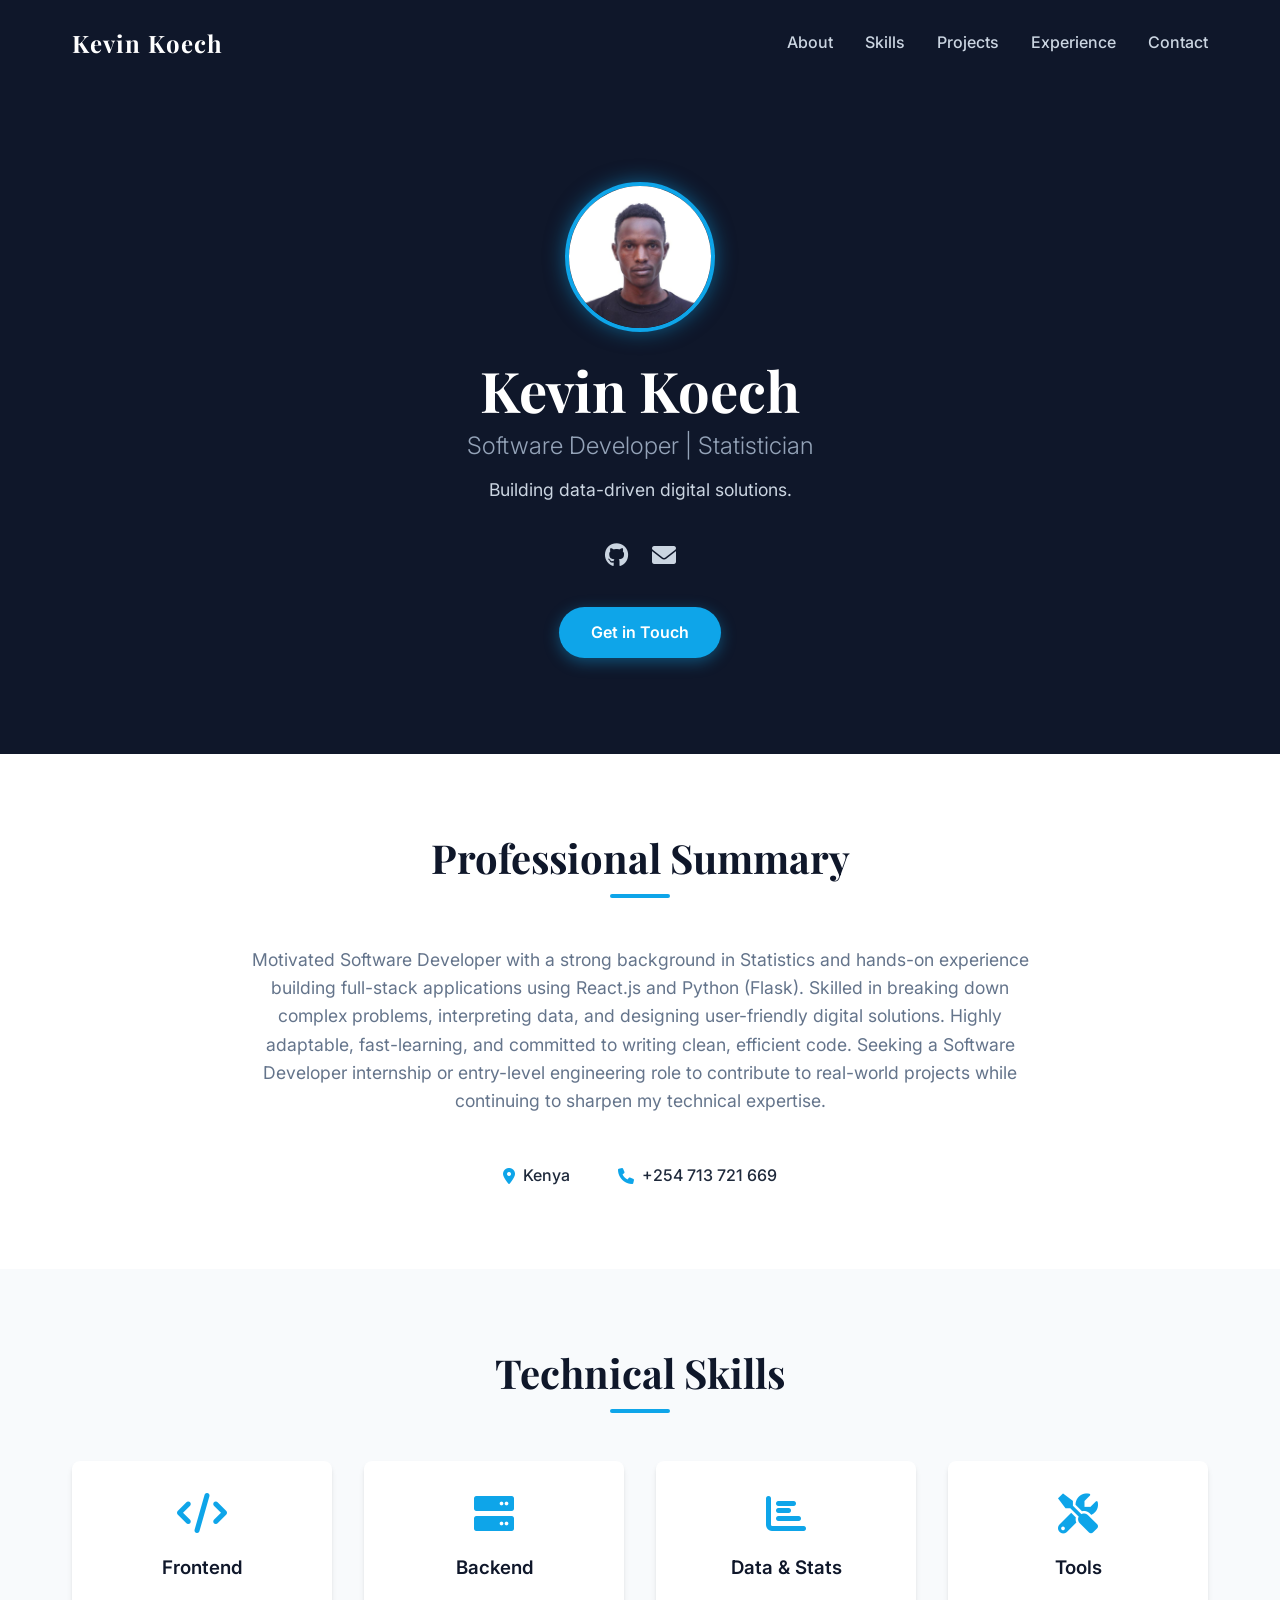
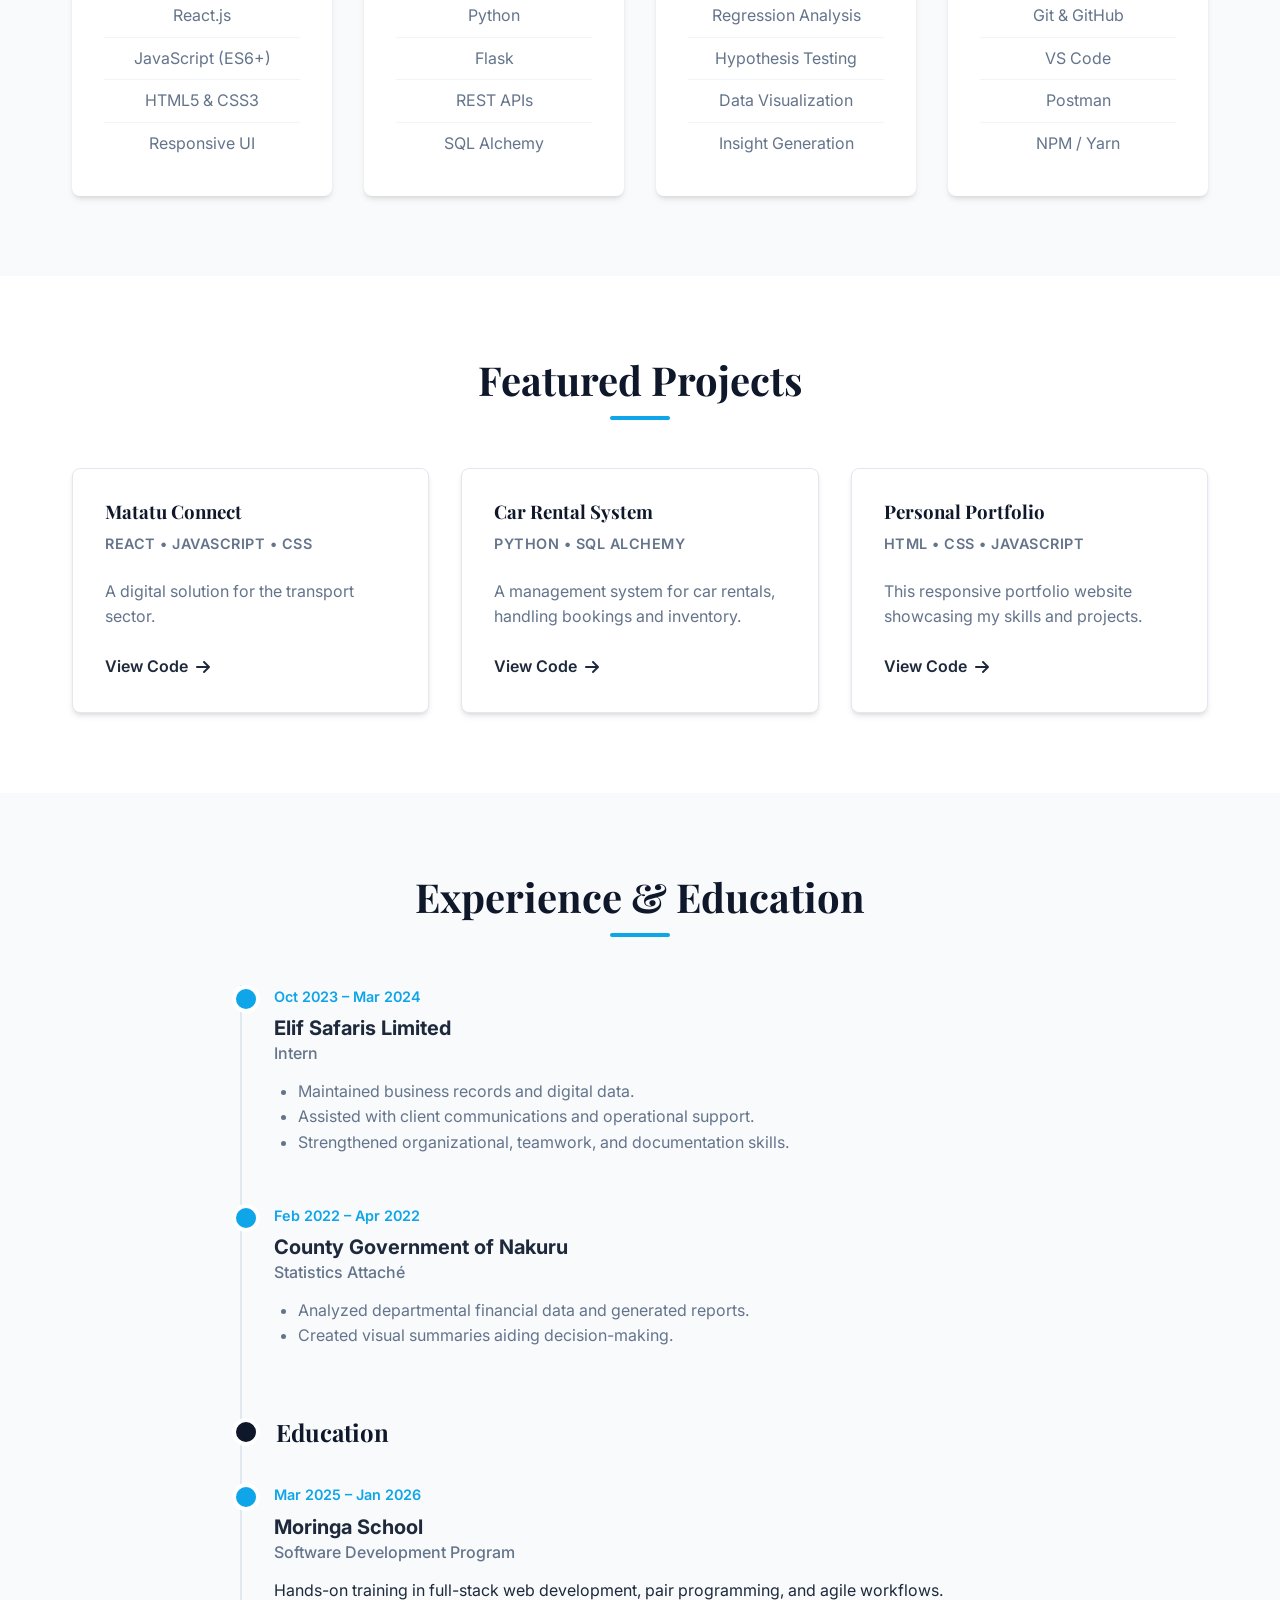
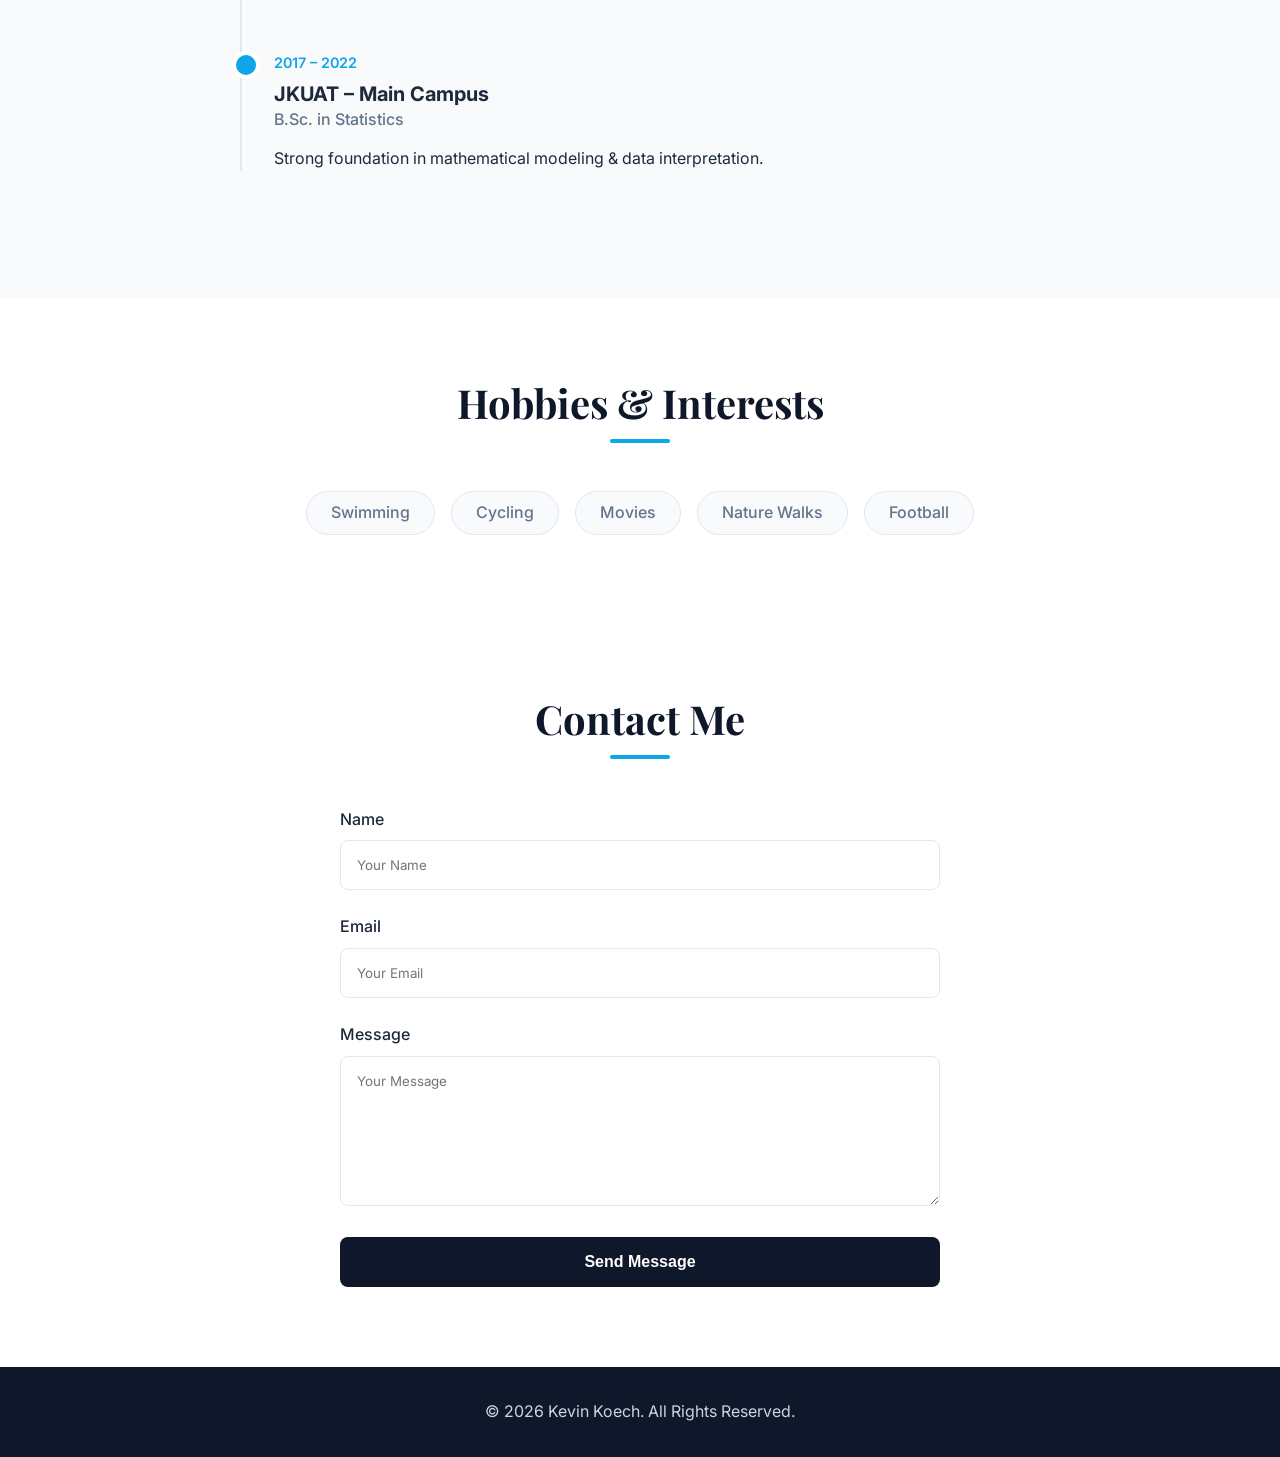
<file: index.html>
<!DOCTYPE html>
<html lang="en">
<head>
    <meta charset="UTF-8">
    <meta name="viewport" content="width=device-width, initial-scale=1.0">
    <title>Kevin Koech | Software Developer & Statistician</title>
    <link rel="stylesheet" href="style.css">
    <link rel="icon" href="istockphoto-1432956286-612x612.jpg" type="image/x-jpg">
    <!-- Google Fonts -->
    <link rel="preconnect" href="https://fonts.googleapis.com">
    <link rel="preconnect" href="https://fonts.gstatic.com" crossorigin>
    <link href="https://fonts.googleapis.com/css2?family=Inter:wght@300;400;600;700&family=Playfair+Display:wght@700&display=swap" rel="stylesheet">
    <!-- Font Awesome for Icons -->
    <link rel="stylesheet" href="https://cdnjs.cloudflare.com/ajax/libs/font-awesome/6.0.0/css/all.min.css">
</head>
<body>
    <header id="home">
        <nav class="navbar">
            <div class="logo">Kevin Koech</div>
            <ul class="nav-links">
                <li><a href="#about">About</a></li>
                <li><a href="#skills">Skills</a></li>
                <li><a href="#projects">Projects</a></li>
                <li><a href="#experience">Experience</a></li>
                <li><a href="#contact">Contact</a></li>
            </ul>
            <div class="hamburger">
                <i class="fas fa-bars"></i>
            </div>
        </nav>
        <div class="hero">
            <div class="hero-content">
                <img src="WhatsApp Image 2024-10-29 at 21.34.34.jpeg" alt="Kevin Koech" class="profile-img">
                <h1>Kevin Koech</h1>
                <h2>Software Developer | Statistician</h2>
                <p>Building data-driven digital solutions.</p>
                <div class="social-links">
                    <a href="https://github.com/kvn-koech" target="_blank"><i class="fab fa-github"></i></a>
                    <a href="mailto:kevinkoech007@gmail.com"><i class="fas fa-envelope"></i></a>
                    <!-- Add LinkedIn if available, standard placeholder for now if user didn't provide -->
                </div>
                <a href="#contact" class="cta-btn">Get in Touch</a>
            </div>
        </div>
    </header>

    <main>
        <section id="about" class="section">
            <div class="container">
                <h2 class="section-title">Professional Summary</h2>
                <p class="summary-text">
                    Motivated Software Developer with a strong background in Statistics and hands-on experience building full-stack applications using React.js and Python (Flask). Skilled in breaking down complex problems, interpreting data, and designing user-friendly digital solutions. Highly adaptable, fast-learning, and committed to writing clean, efficient code. Seeking a Software Developer internship or entry-level engineering role to contribute to real-world projects while continuing to sharpen my technical expertise.
                </p>
                
                <div class="personal-details">
                    <div class="detail-item">
                        <i class="fas fa-map-marker-alt"></i>
                        <span>Kenya</span>
                    </div>
                    <div class="detail-item">
                        <i class="fas fa-phone"></i>
                        <span>+254 713 721 669</span>
                    </div>
                </div>
            </div>
        </section>

        <section id="skills" class="section bg-light">
            <div class="container">
                <h2 class="section-title">Technical Skills</h2>
                <div class="skills-grid">
                    <div class="skill-card">
                        <i class="fas fa-code"></i>
                        <h3>Frontend</h3>
                        <ul>
                            <li>React.js</li>
                            <li>JavaScript (ES6+)</li>
                            <li>HTML5 & CSS3</li>
                            <li>Responsive UI</li>
                        </ul>
                    </div>
                    <div class="skill-card">
                        <i class="fas fa-server"></i>
                        <h3>Backend</h3>
                        <ul>
                            <li>Python</li>
                            <li>Flask</li>
                            <li>REST APIs</li>
                            <li>SQL Alchemy</li>
                        </ul>
                    </div>
                    <div class="skill-card">
                        <i class="fas fa-chart-bar"></i>
                        <h3>Data & Stats</h3>
                        <ul>
                            <li>Regression Analysis</li>
                            <li>Hypothesis Testing</li>
                            <li>Data Visualization</li>
                            <li>Insight Generation</li>
                        </ul>
                    </div>
                    <div class="skill-card">
                        <i class="fas fa-tools"></i>
                        <h3>Tools</h3>
                        <ul>
                            <li>Git & GitHub</li>
                            <li>VS Code</li>
                            <li>Postman</li>
                            <li>NPM / Yarn</li>
                        </ul>
                    </div>
                </div>
            </div>
        </section>

        <section id="projects" class="section">
            <div class="container">
                <h2 class="section-title">Featured Projects</h2>
                <div class="projects-grid">
                    <div class="project-card">
                        <div class="project-info">
                            <h3>Matatu Connect</h3>
                            <p class="tech-stack">React • JavaScript • CSS</p>
                            <p>A digital solution for the transport sector.</p>
                            <a href="https://github.com/kvn-koech" target="_blank" class="project-link">View Code <i class="fas fa-arrow-right"></i></a>
                        </div>
                    </div>
                    <div class="project-card">
                        <div class="project-info">
                            <h3>Car Rental System</h3>
                            <p class="tech-stack">Python • SQL Alchemy</p>
                            <p>A management system for car rentals, handling bookings and inventory.</p>
                            <a href="https://github.com/kvn-koech" target="_blank" class="project-link">View Code <i class="fas fa-arrow-right"></i></a>
                        </div>
                    </div>
                    <div class="project-card">
                        <div class="project-info">
                            <h3>Personal Portfolio</h3>
                            <p class="tech-stack">HTML • CSS • JavaScript</p>
                            <p>This responsive portfolio website showcasing my skills and projects.</p>
                            <a href="https://github.com/kvn-koech" target="_blank" class="project-link">View Code <i class="fas fa-arrow-right"></i></a>
                        </div>
                    </div>
                </div>
            </div>
        </section>

        <section id="experience" class="section bg-light">
            <div class="container">
                <h2 class="section-title">Experience & Education</h2>
                <div class="timeline">
                    <!-- Experience -->
                    <div class="timeline-item">
                        <div class="timeline-date">Oct 2023 – Mar 2024</div>
                        <div class="timeline-content">
                            <h3>Elif Safaris Limited</h3>
                            <h4>Intern</h4>
                            <ul>
                                <li>Maintained business records and digital data.</li>
                                <li>Assisted with client communications and operational support.</li>
                                <li>Strengthened organizational, teamwork, and documentation skills.</li>
                            </ul>
                        </div>
                    </div>
                    <div class="timeline-item">
                        <div class="timeline-date">Feb 2022 – Apr 2022</div>
                        <div class="timeline-content">
                            <h3>County Government of Nakuru</h3>
                            <h4>Statistics Attaché</h4>
                            <ul>
                                <li>Analyzed departmental financial data and generated reports.</li>
                                <li>Created visual summaries aiding decision-making.</li>
                            </ul>
                        </div>
                    </div>
                    
                    <!-- Education -->
                    <div class="timeline-divider">Education</div>
                    
                    <div class="timeline-item">
                        <div class="timeline-date">Mar 2025 – Jan 2026</div>
                        <div class="timeline-content">
                            <h3>Moringa School</h3>
                            <h4>Software Development Program</h4>
                            <p>Hands-on training in full-stack web development, pair programming, and agile workflows.</p>
                        </div>
                    </div>
                    <div class="timeline-item">
                        <div class="timeline-date">2017 – 2022</div>
                        <div class="timeline-content">
                            <h3>JKUAT – Main Campus</h3>
                            <h4>B.Sc. in Statistics</h4>
                            <p>Strong foundation in mathematical modeling & data interpretation.</p>
                        </div>
                    </div>
                </div>
            </div>
        </section>
        
        <section id="hobbies" class="section">
             <div class="container">
                <h2 class="section-title">Hobbies & Interests</h2>
                <div class="hobbies-container">
                    <span class="hobby-tag">Swimming</span>
                    <span class="hobby-tag">Cycling</span>
                    <span class="hobby-tag">Movies</span>
                    <span class="hobby-tag">Nature Walks</span>
                    <span class="hobby-tag">Football</span>
                </div>
             </div>
        </section>

        <section id="contact" class="section contact-section">
            <div class="container">
                <h2 class="section-title">Contact Me</h2>
                <form id="contact-form">
                    <div class="form-group">
                        <label for="name">Name</label>
                        <input type="text" id="name" name="name" required placeholder="Your Name">
                    </div>
                    <div class="form-group">
                        <label for="email">Email</label>
                        <input type="email" id="email" name="email" required placeholder="Your Email">
                    </div>
                    <div class="form-group">
                        <label for="message">Message</label>
                        <textarea id="message" name="message" required placeholder="Your Message"></textarea>
                    </div>
                    <button type="submit" class="submit-btn">Send Message</button>
                </form>
            </div>
        </section>
    </main>

    <footer>
        <div class="container">
            <p>&copy; 2026 Kevin Koech. All Rights Reserved.</p>
        </div>
    </footer>

    <script src="script.js"></script>
</body>
</html>
</file>
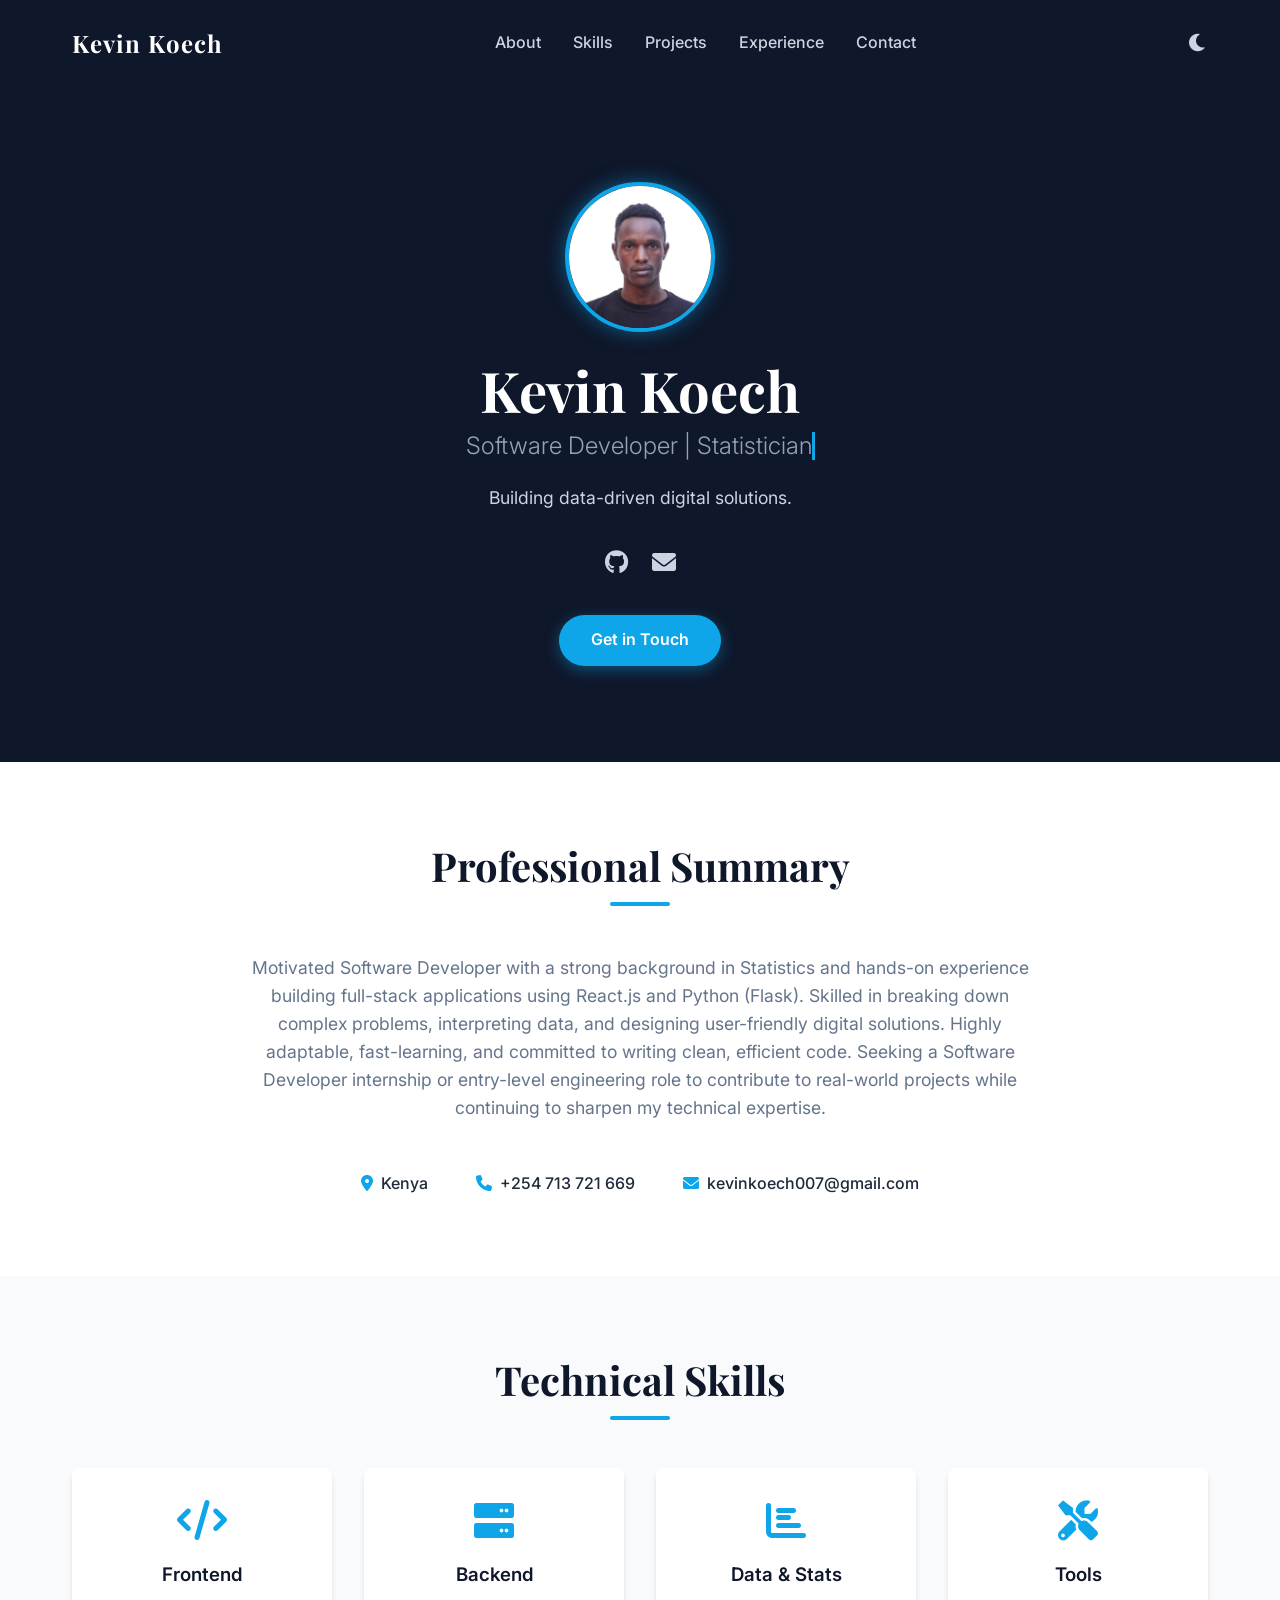
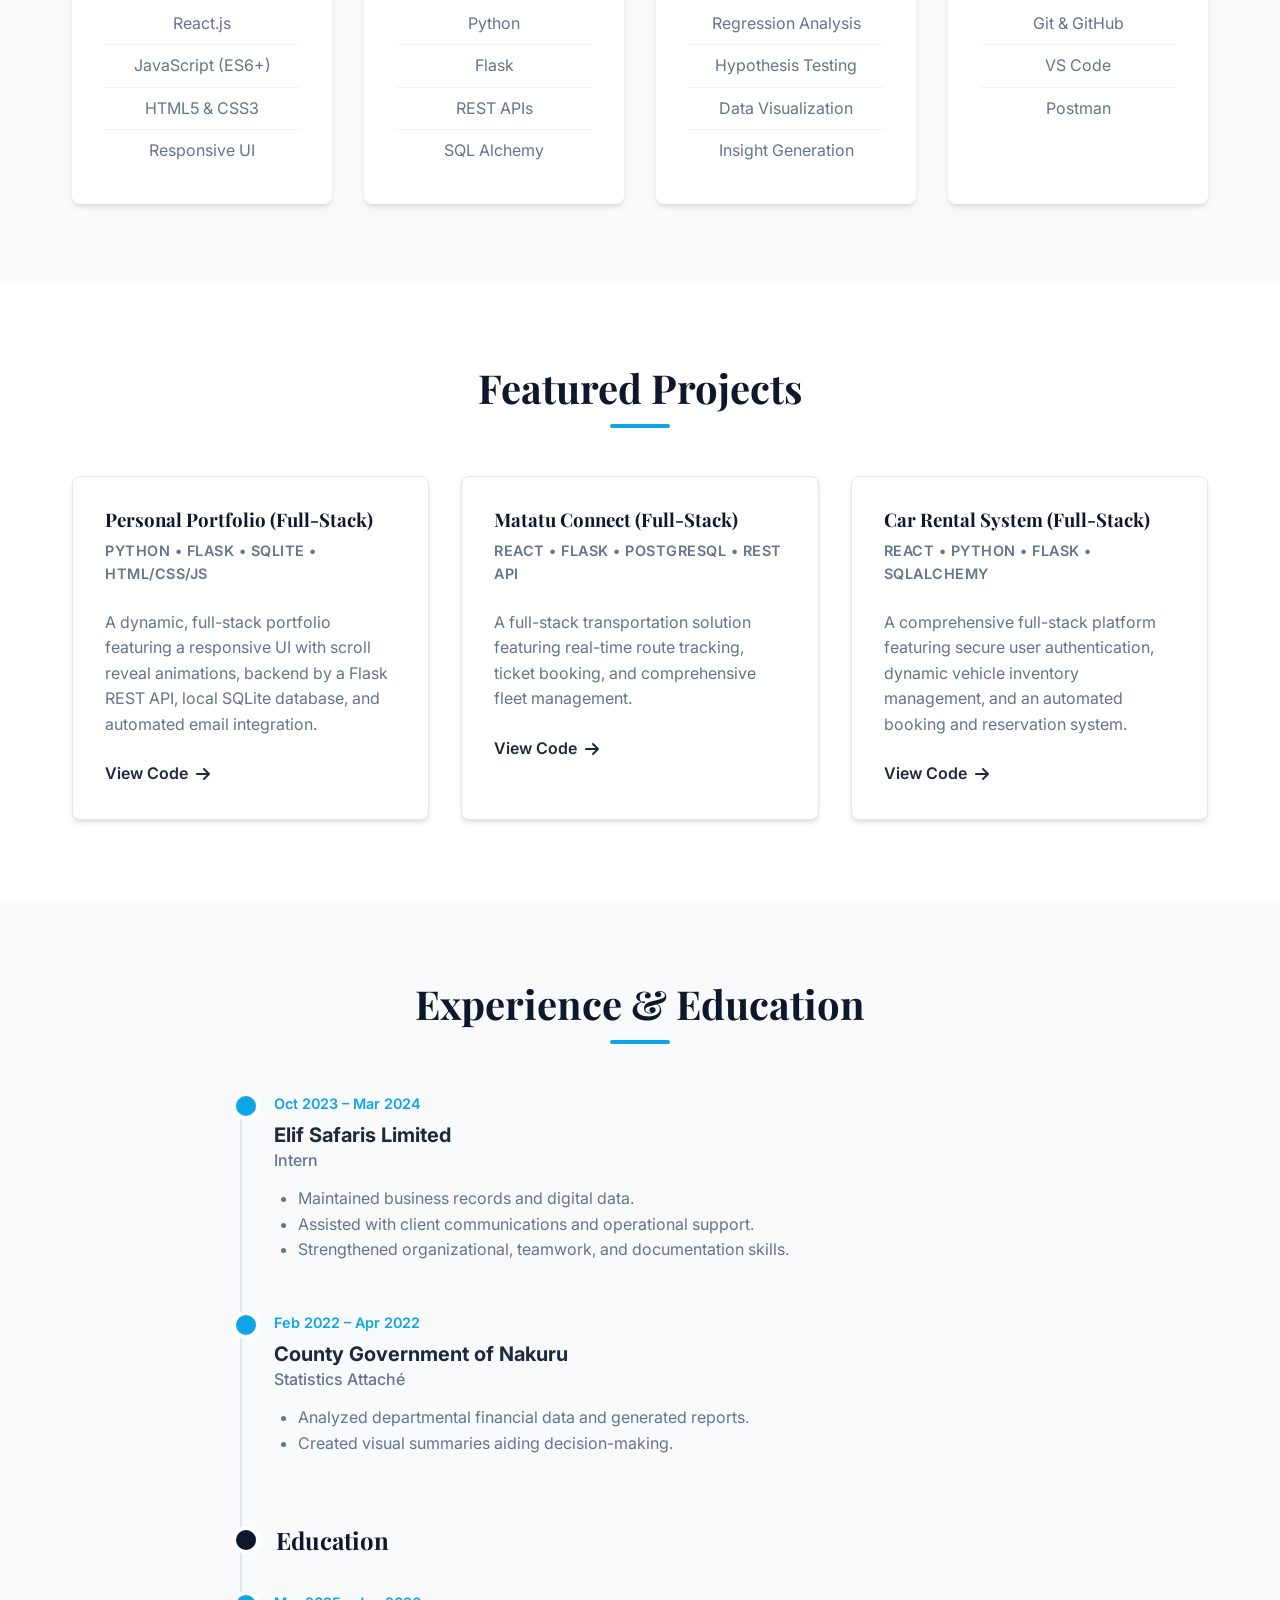
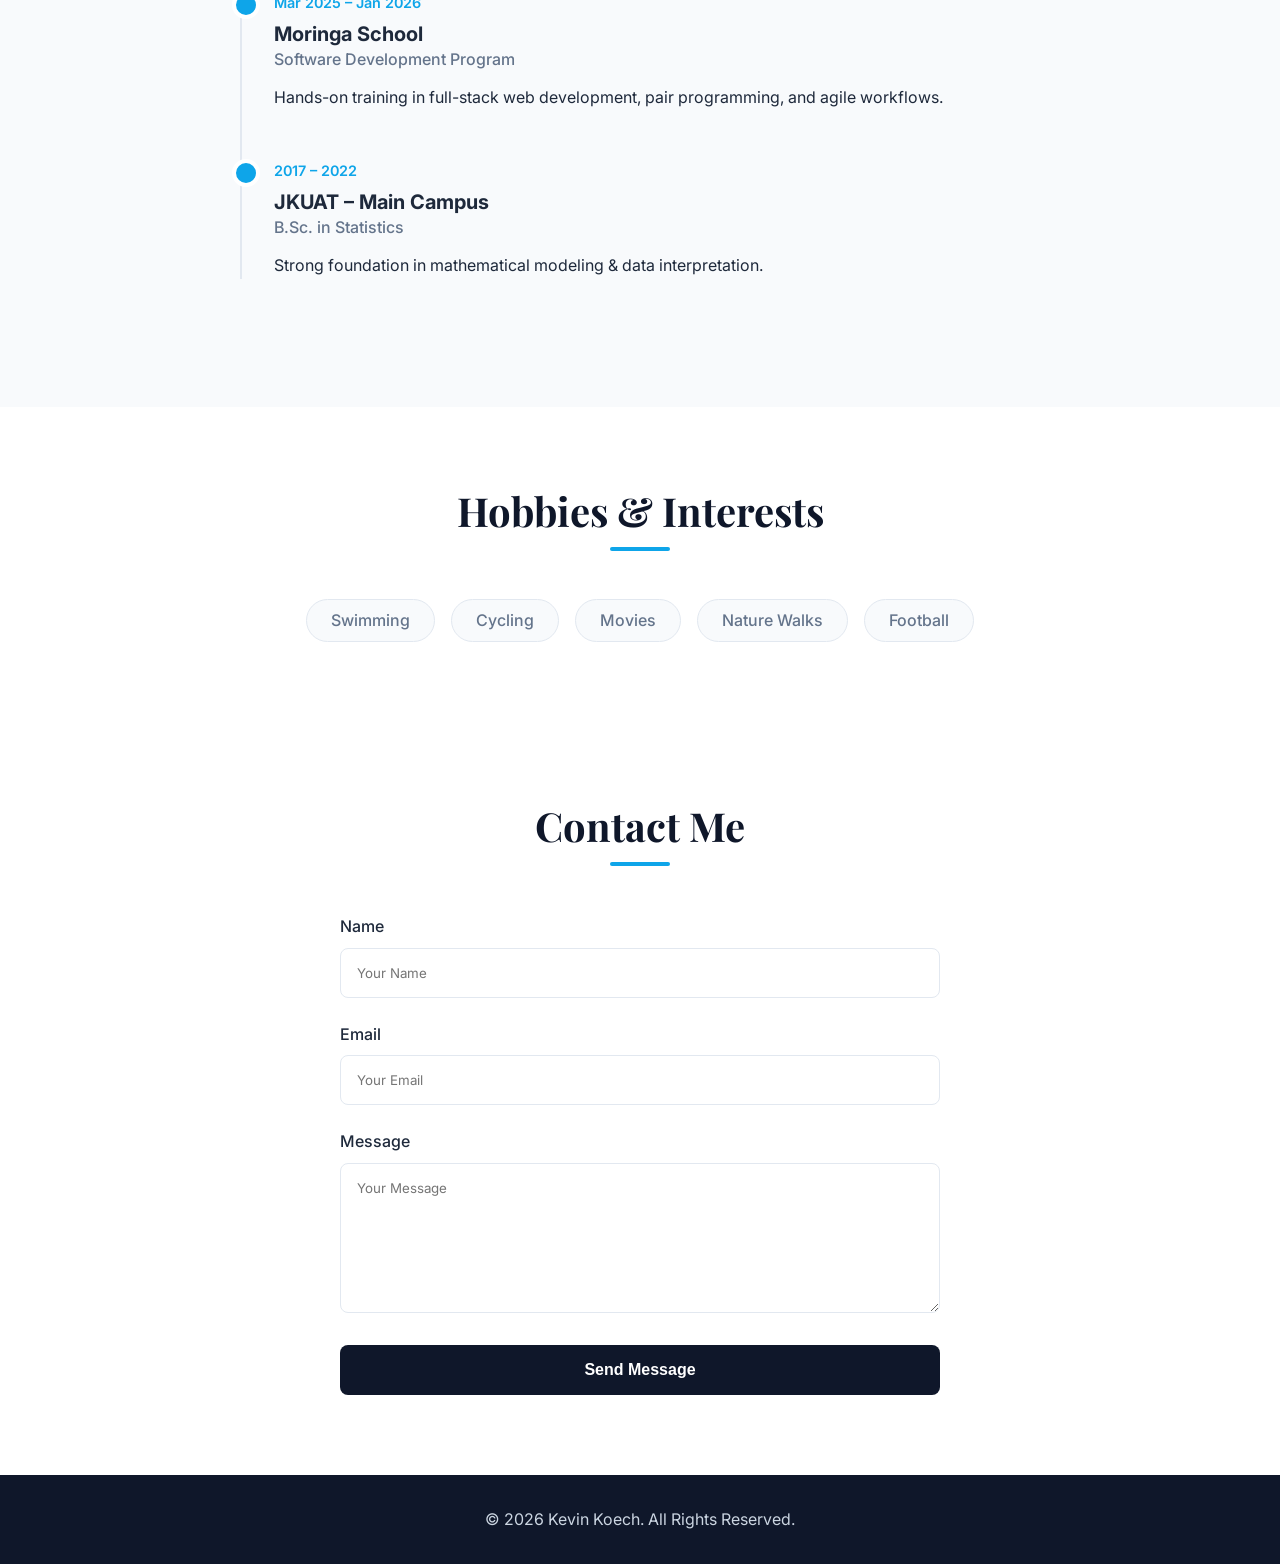
<file: frontend/index.html>
<!DOCTYPE html>
<html lang="en">
<head>
    <meta charset="UTF-8">
    <meta name="viewport" content="width=device-width, initial-scale=1.0">
    <title>Kevin Koech | Software Developer & Statistician</title>
    <link rel="stylesheet" href="css/style.css">
    <link rel="icon" href="assets/images/favicon.jpg" type="image/x-jpg">
    <!-- Google Fonts -->
    <link rel="preconnect" href="https://fonts.googleapis.com">
    <link rel="preconnect" href="https://fonts.gstatic.com" crossorigin>
    <link href="https://fonts.googleapis.com/css2?family=Inter:wght@300;400;600;700&family=Playfair+Display:wght@700&display=swap" rel="stylesheet">
    <!-- Font Awesome for Icons -->
    <link rel="stylesheet" href="https://cdnjs.cloudflare.com/ajax/libs/font-awesome/6.0.0/css/all.min.css">
</head>
<body>
    <header id="home">
        <nav class="navbar">
            <div class="logo">Kevin Koech</div>
            <ul class="nav-links">
                <li><a href="#about">About</a></li>
                <li><a href="#skills">Skills</a></li>
                <li><a href="#projects">Projects</a></li>
                <li><a href="#experience">Experience</a></li>
                <li><a href="#contact">Contact</a></li>
            </ul>
            <button id="theme-toggle" class="theme-toggle" aria-label="Toggle dark mode">
                <i class="fas fa-moon"></i>
            </button>
            <div class="hamburger">
                <i class="fas fa-bars"></i>
            </div>
        </nav>
        <div class="hero">
            <div class="hero-content">
                <img src="assets/images/profile.jpeg" alt="Kevin Koech" class="profile-img">
                <h1>Kevin Koech</h1>
                <h2 class="typing-text">Software Developer | Statistician</h2>
                <p>Building data-driven digital solutions.</p>
                <div class="social-links">
                    <a href="https://github.com/kvn-koech" target="_blank"><i class="fab fa-github"></i></a>
                    <a href="mailto:kevinkoech007@gmail.com" target="_blank" rel="noopener noreferrer"><i class="fas fa-envelope"></i></a>
                    <!-- Add LinkedIn if available, standard placeholder for now if user didn't provide -->
                </div>
                <a href="#contact" class="cta-btn">Get in Touch</a>
            </div>
        </div>
    </header>

    <main>
        <section id="about" class="section">
            <div class="container">
                <h2 class="section-title">Professional Summary</h2>
                <p class="summary-text">
                    Motivated Software Developer with a strong background in Statistics and hands-on experience building full-stack applications using React.js and Python (Flask). Skilled in breaking down complex problems, interpreting data, and designing user-friendly digital solutions. Highly adaptable, fast-learning, and committed to writing clean, efficient code. Seeking a Software Developer internship or entry-level engineering role to contribute to real-world projects while continuing to sharpen my technical expertise.
                </p>
                
                <div class="personal-details">
                    <div class="detail-item">
                        <i class="fas fa-map-marker-alt"></i>
                        <span>Kenya</span>
                    </div>
                    <div class="detail-item">
                        <i class="fas fa-phone"></i>
                        <span>+254 713 721 669</span>
                    </div>
                    <div class="detail-item">
                        <i class="fas fa-envelope"></i>
                        <span><a href="mailto:kevinkoech007@gmail.com" style="color: inherit; text-decoration: none;">kevinkoech007@gmail.com</a></span>
                    </div>
                </div>
            </div>
        </section>

        <section id="skills" class="section bg-light">
            <div class="container">
                <h2 class="section-title">Technical Skills</h2>
                <div class="skills-grid">
                    <div class="skill-card">
                        <i class="fas fa-code"></i>
                        <h3>Frontend</h3>
                        <ul>
                            <li>React.js</li>
                            <li>JavaScript (ES6+)</li>
                            <li>HTML5 & CSS3</li>
                            <li>Responsive UI</li>
                        </ul>
                    </div>
                    <div class="skill-card">
                        <i class="fas fa-server"></i>
                        <h3>Backend</h3>
                        <ul>
                            <li>Python</li>
                            <li>Flask</li>
                            <li>REST APIs</li>
                            <li>SQL Alchemy</li>
                        </ul>
                    </div>
                    <div class="skill-card">
                        <i class="fas fa-chart-bar"></i>
                        <h3>Data & Stats</h3>
                        <ul>
                            <li>Regression Analysis</li>
                            <li>Hypothesis Testing</li>
                            <li>Data Visualization</li>
                            <li>Insight Generation</li>
                        </ul>
                    </div>
                    <div class="skill-card">
                        <i class="fas fa-tools"></i>
                        <h3>Tools</h3>
                        <ul>
                            <li>Git & GitHub</li>
                            <li>VS Code</li>
                            <li>Postman</li>
                        </ul>
                    </div>
                </div>
            </div>
        </section>

        <section id="projects" class="section">
            <div class="container">
                <h2 class="section-title">Featured Projects</h2>
                <div class="projects-grid">
                    <div class="project-card">
                        <div class="project-info">
                            <h3>Personal Portfolio (Full-Stack)</h3>
                            <p class="tech-stack">Python • Flask • SQLite • HTML/CSS/JS</p>
                            <p>A dynamic, full-stack portfolio featuring a responsive UI with scroll reveal animations, backend by a Flask REST API, local SQLite database, and automated email integration.</p>
                            <a href="https://github.com/kvn-koech" target="_blank" class="project-link">View Code <i class="fas fa-arrow-right"></i></a>
                        </div>
                    </div>
                    <div class="project-card">
                        <div class="project-info">
                            <h3>Matatu Connect (Full-Stack)</h3>
                            <p class="tech-stack">React • Flask • PostgreSQL • REST API</p>
                            <p>A full-stack transportation solution featuring real-time route tracking, ticket booking, and comprehensive fleet management.</p>
                            <a href="https://github.com/kvn-koech" target="_blank" class="project-link">View Code <i class="fas fa-arrow-right"></i></a>
                        </div>
                    </div>
                    <div class="project-card">
                        <div class="project-info">
                            <h3>Car Rental System (Full-Stack)</h3>
                            <p class="tech-stack">React • Python • Flask • SQLAlchemy</p>
                            <p>A comprehensive full-stack platform featuring secure user authentication, dynamic vehicle inventory management, and an automated booking and reservation system.</p>
                            <a href="https://github.com/kvn-koech" target="_blank" class="project-link">View Code <i class="fas fa-arrow-right"></i></a>
                        </div>
                    </div>
                </div>
            </div>
        </section>

        <section id="experience" class="section bg-light">
            <div class="container">
                <h2 class="section-title">Experience & Education</h2>
                <div class="timeline">
                    <!-- Experience -->
                    <div class="timeline-item">
                        <div class="timeline-date">Oct 2023 – Mar 2024</div>
                        <div class="timeline-content">
                            <h3>Elif Safaris Limited</h3>
                            <h4>Intern</h4>
                            <ul>
                                <li>Maintained business records and digital data.</li>
                                <li>Assisted with client communications and operational support.</li>
                                <li>Strengthened organizational, teamwork, and documentation skills.</li>
                            </ul>
                        </div>
                    </div>
                    <div class="timeline-item">
                        <div class="timeline-date">Feb 2022 – Apr 2022</div>
                        <div class="timeline-content">
                            <h3>County Government of Nakuru</h3>
                            <h4>Statistics Attaché</h4>
                            <ul>
                                <li>Analyzed departmental financial data and generated reports.</li>
                                <li>Created visual summaries aiding decision-making.</li>
                            </ul>
                        </div>
                    </div>
                    
                    <!-- Education -->
                    <div class="timeline-divider">Education</div>
                    
                    <div class="timeline-item">
                        <div class="timeline-date">Mar 2025 – Jan 2026</div>
                        <div class="timeline-content">
                            <h3>Moringa School</h3>
                            <h4>Software Development Program</h4>
                            <p>Hands-on training in full-stack web development, pair programming, and agile workflows.</p>
                        </div>
                    </div>
                    <div class="timeline-item">
                        <div class="timeline-date">2017 – 2022</div>
                        <div class="timeline-content">
                            <h3>JKUAT – Main Campus</h3>
                            <h4>B.Sc. in Statistics</h4>
                            <p>Strong foundation in mathematical modeling & data interpretation.</p>
                        </div>
                    </div>
                </div>
            </div>
        </section>
        
        <section id="hobbies" class="section">
             <div class="container">
                <h2 class="section-title">Hobbies & Interests</h2>
                <div class="hobbies-container">
                    <span class="hobby-tag">Swimming</span>
                    <span class="hobby-tag">Cycling</span>
                    <span class="hobby-tag">Movies</span>
                    <span class="hobby-tag">Nature Walks</span>
                    <span class="hobby-tag">Football</span>
                </div>
             </div>
        </section>

        <section id="contact" class="section contact-section">
            <div class="container">
                <h2 class="section-title">Contact Me</h2>
                <form id="contact-form">
                    <div class="form-group">
                        <label for="name">Name</label>
                        <input type="text" id="name" name="name" required placeholder="Your Name">
                    </div>
                    <div class="form-group">
                        <label for="email">Email</label>
                        <input type="email" id="email" name="email" required placeholder="Your Email">
                    </div>
                    <div class="form-group">
                        <label for="message">Message</label>
                        <textarea id="message" name="message" required placeholder="Your Message"></textarea>
                    </div>
                    <button type="submit" class="submit-btn">Send Message</button>
                </form>
            </div>
        </section>
    </main>

    <footer>
        <div class="container">
            <p>&copy; 2026 Kevin Koech. All Rights Reserved.</p>
        </div>
    </footer>

    <div id="toast-container" class="toast-container"></div>
    <script src="js/script.js"></script>
</body>
</html>
</file>
<file: style.css>
/* CSS Variables for Premium Theme */
:root {
    --primary-color: #0f172a;    /* Slate 900 */
    --secondary-color: #334155;  /* Slate 700 */
    --accent-color: #0ea5e9;     /* Sky 500 */
    --accent-hover: #0284c7;     /* Sky 600 */
    --light-bg: #f8fafc;         /* Slate 50 */
    --white: #ffffff;
    --text-primary: #1e293b;     /* Slate 800 */
    --text-secondary: #64748b;   /* Slate 500 */
    --shadow: 0 4px 6px -1px rgb(0 0 0 / 0.1), 0 2px 4px -2px rgb(0 0 0 / 0.1);
    --shadow-hover: 0 10px 15px -3px rgb(0 0 0 / 0.1), 0 4px 6px -4px rgb(0 0 0 / 0.1);
    --radius: 0.5rem;
    --transition: all 0.3s ease;
}

/* Global Reset & Typography */
* {
    margin: 0;
    padding: 0;
    box-sizing: border-box;
}

body {
    font-family: 'Inter', sans-serif;
    line-height: 1.6;
    color: var(--text-primary);
    background-color: var(--white);
    scroll-behavior: smooth;
}

h1, h2, h3, h4 {
    font-family: 'Playfair Display', serif;
    color: var(--primary-color);
    line-height: 1.2;
}

a {
    text-decoration: none;
    color: inherit;
    transition: var(--transition);
}

ul {
    list-style: none;
}

img {
    max-width: 100%;
    display: block;
}

/* Utilities */
.container {
    max-width: 1200px;
    margin: 0 auto;
    padding: 0 2rem;
}

.section {
    padding: 5rem 0;
}

.section-title {
    font-size: 2.5rem;
    text-align: center;
    margin-bottom: 3rem;
    position: relative;
    padding-bottom: 1rem;
}

.section-title::after {
    content: '';
    position: absolute;
    bottom: 0;
    left: 50%;
    transform: translateX(-50%);
    width: 60px;
    height: 4px;
    background-color: var(--accent-color);
    border-radius: 2px;
}

.bg-light {
    background-color: var(--light-bg);
}

/* Header & Navbar */
header {
    background-color: var(--primary-color);
    color: var(--white);
    position: relative;
}

.navbar {
    display: flex;
    justify-content: space-between;
    align-items: center;
    padding: 1.5rem 2rem;
    max-width: 1200px;
    margin: 0 auto;
}

.logo {
    font-family: 'Playfair Display', serif;
    font-size: 1.5rem;
    font-weight: 700;
    letter-spacing: 1px;
}

.nav-links {
    display: flex;
    gap: 2rem;
}

.nav-links a {
    color: #cbd5e1; /* Slate 300 */
    font-weight: 500;
    position: relative;
}

.nav-links a:hover {
    color: var(--white);
}

.nav-links a::after {
    content: '';
    position: absolute;
    width: 0;
    height: 2px;
    bottom: -5px;
    left: 0;
    background-color: var(--accent-color);
    transition: var(--transition);
}

.nav-links a:hover::after {
    width: 100%;
}

.hamburger {
    display: none;
    cursor: pointer;
    font-size: 1.5rem;
}

/* Hero Section */
.hero {
    display: flex;
    justify-content: center;
    align-items: center;
    text-align: center;
    padding: 6rem 1rem;
    background: linear-gradient(rgba(15, 23, 42, 0.9), rgba(15, 23, 42, 0.9)), url('https://images.unsplash.com/photo-1451187580459-43490279c0fa?auto=format&fit=crop&q=80') center/cover no-repeat;
}

.profile-img {
    width: 150px;
    height: 150px;
    border-radius: 50%;
    border: 4px solid var(--accent-color);
    object-fit: cover;
    margin: 0 auto 1.5rem;
    box-shadow: 0 0 20px rgba(14, 165, 233, 0.5);
}

.hero h1 {
    font-size: 3.5rem;
    margin-bottom: 0.5rem;
    color: var(--white);
}

.hero h2 {
    font-family: 'Inter', sans-serif;
    font-size: 1.5rem;
    font-weight: 300;
    color: #94a3b8; /* Slate 400 */
    margin-bottom: 1rem;
}

.hero p {
    font-size: 1.1rem;
    color: #cbd5e1;
    margin-bottom: 2rem;
}

.social-links {
    display: flex;
    justify-content: center;
    gap: 1.5rem;
    margin-bottom: 2rem;
}

.social-links a {
    font-size: 1.5rem;
    color: #cbd5e1;
}

.social-links a:hover {
    color: var(--accent-color);
    transform: translateY(-3px);
}

.cta-btn {
    display: inline-block;
    padding: 0.8rem 2rem;
    background-color: var(--accent-color);
    color: var(--white);
    border-radius: 50px;
    font-weight: 600;
    box-shadow: 0 4px 15px rgba(14, 165, 233, 0.4);
}

.cta-btn:hover {
    background-color: var(--accent-hover);
    transform: translateY(-2px);
    box-shadow: 0 6px 20px rgba(14, 165, 233, 0.6);
}

/* About Section */
.summary-text {
    font-size: 1.1rem;
    text-align: center;
    max-width: 800px;
    margin: 0 auto 3rem;
    color: var(--text-secondary);
}

.personal-details {
    display: flex;
    justify-content: center;
    gap: 3rem;
    color: var(--text-primary);
    font-weight: 500;
}

.detail-item {
    display: flex;
    align-items: center;
    gap: 0.5rem;
}

.detail-item i {
    color: var(--accent-color);
}

/* Skills Grid */
.skills-grid {
    display: grid;
    grid-template-columns: repeat(auto-fit, minmax(250px, 1fr));
    gap: 2rem;
}

.skill-card {
    background-color: var(--white);
    padding: 2rem;
    border-radius: var(--radius);
    box-shadow: var(--shadow);
    text-align: center;
    transition: var(--transition);
}

.skill-card:hover {
    transform: translateY(-5px);
    box-shadow: var(--shadow-hover);
}

.skill-card i {
    font-size: 2.5rem;
    color: var(--accent-color);
    margin-bottom: 1.5rem;
}

.skill-card h3 {
    margin-bottom: 1rem;
    font-family: 'Inter', sans-serif;
    font-weight: 600;
}

.skill-card ul li {
    padding: 0.5rem 0;
    color: var(--text-secondary);
    border-bottom: 1px solid #f1f5f9;
}

.skill-card ul li:last-child {
    border-bottom: none;
}

/* Projects Grid */
.projects-grid {
    display: grid;
    grid-template-columns: repeat(auto-fit, minmax(300px, 1fr));
    gap: 2rem;
}

.project-card {
    background-color: var(--white);
    border-radius: var(--radius);
    overflow: hidden;
    box-shadow: var(--shadow);
    border: 1px solid #e2e8f0;
    transition: var(--transition);
}

.project-card:hover {
    transform: translateY(-5px);
    box-shadow: var(--shadow-hover);
    border-color: var(--accent-color);
}

.project-info {
    padding: 2rem;
}

.project-info h3 {
    margin-bottom: 0.5rem;
    font-family: 'Playfair Display', serif;
}

.tech-stack {
    color: var(--accent-color);
    font-size: 0.9rem;
    font-weight: 600;
    margin-bottom: 1rem;
    text-transform: uppercase;
    letter-spacing: 0.5px;
}

.project-info p {
    color: var(--text-secondary);
    margin-bottom: 1.5rem;
}

.project-link {
    display: inline-flex;
    align-items: center;
    gap: 0.5rem;
    color: var(--text-primary);
    font-weight: 600;
}

.project-link:hover {
    color: var(--accent-color);
}

/* Timeline (Experience & Education) */
.timeline {
    max-width: 800px;
    margin: 0 auto;
    position: relative;
    padding-left: 2rem;
    border-left: 2px solid #e2e8f0;
}

.timeline-item {
    margin-bottom: 3rem;
    position: relative;
}

.timeline-item::before {
    content: '';
    position: absolute;
    width: 20px;
    height: 20px;
    background-color: var(--accent-color);
    border-radius: 50%;
    left: -2.6rem;
    top: 0;
    border: 4px solid var(--white);
}

.timeline-date {
    font-size: 0.9rem;
    color: var(--accent-color);
    font-weight: 600;
    margin-bottom: 0.5rem;
}

.timeline-content h3 {
    font-size: 1.25rem;
    margin-bottom: 0.25rem;
    font-family: 'Inter', sans-serif;
    color: var(--text-primary);
}

.timeline-content h4 {
    font-size: 1rem;
    color: var(--text-secondary);
    font-family: 'Inter', sans-serif;
    margin-bottom: 1rem;
    font-weight: 500;
}

.timeline-content ul {
    list-style: disc;
    padding-left: 1.5rem;
    color: var(--text-secondary);
}

.timeline-divider {
    font-size: 1.5rem;
    font-family: 'Playfair Display', serif;
    font-weight: 700;
    color: var(--primary-color);
    margin: 4rem 0 2rem -2.6rem;
    display: flex;
    align-items: center;
    gap: 1rem;
}

.timeline-divider::before {
    content: '';
    display: block;
    width: 20px;
    height: 20px;
    background-color: var(--primary-color);
    border-radius: 50%;
    border: 4px solid var(--white);
}

/* Hobbies */
.hobbies-container {
    display: flex;
    justify-content: center;
    flex-wrap: wrap;
    gap: 1rem;
}

.hobby-tag {
    background-color: var(--light-bg);
    padding: 0.5rem 1.5rem;
    border-radius: 50px;
    color: var(--text-secondary);
    font-weight: 500;
    border: 1px solid #e2e8f0;
    transition: var(--transition);
}

.hobby-tag:hover {
    background-color: var(--accent-color);
    color: var(--white);
    border-color: var(--accent-color);
}

/* Contact Form */
.contact-section {
    background-color: var(--white);
}

#contact-form {
    max-width: 600px;
    margin: 0 auto;
}

.form-group {
    margin-bottom: 1.5rem;
}

.form-group label {
    display: block;
    margin-bottom: 0.5rem;
    color: var(--text-primary);
    font-weight: 500;
}

.form-group input,
.form-group textarea {
    width: 100%;
    padding: 1rem;
    border: 1px solid #e2e8f0;
    border-radius: var(--radius);
    font-family: 'Inter', sans-serif;
    transition: var(--transition);
}

.form-group textarea {
    height: 150px;
    resize: vertical;
}

.form-group input:focus,
.form-group textarea:focus {
    outline: none;
    border-color: var(--accent-color);
    box-shadow: 0 0 0 3px rgba(14, 165, 233, 0.1);
}

.submit-btn {
    width: 100%;
    padding: 1rem;
    background-color: var(--primary-color);
    color: var(--white);
    border: none;
    border-radius: var(--radius);
    font-size: 1rem;
    font-weight: 600;
    cursor: pointer;
    transition: var(--transition);
}

.submit-btn:hover {
    background-color: var(--secondary-color);
}

/* Footer */
footer {
    background-color: var(--primary-color);
    color: #cbd5e1;
    text-align: center;
    padding: 2rem 0;
}

/* Responsive */
@media (max-width: 768px) {
    .nav-links {
        display: none;
        flex-direction: column;
        position: absolute;
        top: 100%;
        left: 0;
        width: 100%;
        background-color: var(--primary-color);
        padding: 1rem 0;
        text-align: center;
    }
    
    .nav-links.active {
        display: flex;
    }
    
    .hamburger {
        display: block;
    }
    
    .hero h1 {
        font-size: 2.5rem;
    }
    
    .timeline {
        padding-left: 1.5rem;
    }
    
    .timeline-item::before {
        left: -1.9rem;
        width: 12px;
        height: 12px;
        border-width: 2px;
    }
    
    .timeline-divider {
        margin-left: -1.9rem;
    }
    
    .personal-details {
        flex-direction: column;
        align-items: center;
        gap: 1rem;
    }
}
</file>
<file: frontend/css/style.css>
/* CSS Variables for Premium Theme */
:root {
    --primary-color: #0f172a;    /* Slate 900 */
    --secondary-color: #334155;  /* Slate 700 */
    --accent-color: #0ea5e9;     /* Sky 500 */
    --accent-hover: #0284c7;     /* Sky 600 */
    --light-bg: #f8fafc;         /* Slate 50 */
    --white: #ffffff;
    --text-primary: #1e293b;     /* Slate 800 */
    --text-secondary: #64748b;   /* Slate 500 */
    --shadow: 0 4px 6px -1px rgb(0 0 0 / 0.1), 0 2px 4px -2px rgb(0 0 0 / 0.1);
    --shadow-hover: 0 10px 15px -3px rgb(0 0 0 / 0.1), 0 4px 6px -4px rgb(0 0 0 / 0.1);
    --radius: 0.5rem;
    --transition: all 0.3s ease;
}

/* Global Reset & Typography */
* {
    margin: 0;
    padding: 0;
    box-sizing: border-box;
}

body {
    font-family: 'Inter', sans-serif;
    line-height: 1.6;
    color: var(--text-primary);
    background-color: var(--white);
    scroll-behavior: smooth;
}

h1, h2, h3, h4 {
    font-family: 'Playfair Display', serif;
    color: var(--primary-color);
    line-height: 1.2;
}

a {
    text-decoration: none;
    color: inherit;
    transition: var(--transition);
}

ul {
    list-style: none;
}

img {
    max-width: 100%;
    display: block;
}

/* Utilities */
.container {
    max-width: 1200px;
    margin: 0 auto;
    padding: 0 2rem;
}

.section {
    padding: 5rem 0;
}

.section-title {
    font-size: 2.5rem;
    text-align: center;
    margin-bottom: 3rem;
    position: relative;
    padding-bottom: 1rem;
}

.section-title::after {
    content: '';
    position: absolute;
    bottom: 0;
    left: 50%;
    transform: translateX(-50%);
    width: 60px;
    height: 4px;
    background-color: var(--accent-color);
    border-radius: 2px;
}

.bg-light {
    background-color: var(--light-bg);
}

/* Header & Navbar */
header {
    background-color: var(--primary-color);
    color: var(--white);
    position: relative;
}

.navbar {
    display: flex;
    justify-content: space-between;
    align-items: center;
    padding: 1.5rem 2rem;
    max-width: 1200px;
    margin: 0 auto;
}

.logo {
    font-family: 'Playfair Display', serif;
    font-size: 1.5rem;
    font-weight: 700;
    letter-spacing: 1px;
}

.nav-links {
    display: flex;
    gap: 2rem;
}

.nav-links a {
    color: #cbd5e1; /* Slate 300 */
    font-weight: 500;
    position: relative;
}

.nav-links a:hover {
    color: var(--white);
}

.nav-links a::after {
    content: '';
    position: absolute;
    width: 0;
    height: 2px;
    bottom: -5px;
    left: 0;
    background-color: var(--accent-color);
    transition: var(--transition);
}

.nav-links a:hover::after {
    width: 100%;
}

.hamburger {
    display: none;
    cursor: pointer;
    font-size: 1.5rem;
}

/* Hero Section */
.hero {
    display: flex;
    justify-content: center;
    align-items: center;
    text-align: center;
    padding: 6rem 1rem;
    background: linear-gradient(rgba(15, 23, 42, 0.9), rgba(15, 23, 42, 0.9)), url('https://images.unsplash.com/photo-1451187580459-43490279c0fa?auto=format&fit=crop&q=80') center/cover no-repeat;
}

.profile-img {
    width: 150px;
    height: 150px;
    border-radius: 50%;
    border: 4px solid var(--accent-color);
    object-fit: cover;
    margin: 0 auto 1.5rem;
    box-shadow: 0 0 20px rgba(14, 165, 233, 0.5);
}

.hero h1 {
    font-size: 3.5rem;
    margin-bottom: 0.5rem;
    color: var(--white);
}

.hero h2 {
    font-family: 'Inter', sans-serif;
    font-size: 1.5rem;
    font-weight: 300;
    color: #94a3b8; /* Slate 400 */
    margin-bottom: 1rem;
}

.hero p {
    font-size: 1.1rem;
    color: #cbd5e1;
    margin-bottom: 2rem;
}

.social-links {
    display: flex;
    justify-content: center;
    gap: 1.5rem;
    margin-bottom: 2rem;
}

.social-links a {
    font-size: 1.5rem;
    color: #cbd5e1;
}

.social-links a:hover {
    color: var(--accent-color);
    transform: translateY(-3px);
}

.cta-btn {
    display: inline-block;
    padding: 0.8rem 2rem;
    background-color: var(--accent-color);
    color: var(--white);
    border-radius: 50px;
    font-weight: 600;
    box-shadow: 0 4px 15px rgba(14, 165, 233, 0.4);
}

.cta-btn:hover {
    background-color: var(--accent-hover);
    transform: translateY(-2px);
    box-shadow: 0 6px 20px rgba(14, 165, 233, 0.6);
}

/* About Section */
.summary-text {
    font-size: 1.1rem;
    text-align: center;
    max-width: 800px;
    margin: 0 auto 3rem;
    color: var(--text-secondary);
}

.personal-details {
    display: flex;
    justify-content: center;
    gap: 3rem;
    color: var(--text-primary);
    font-weight: 500;
}

.detail-item {
    display: flex;
    align-items: center;
    gap: 0.5rem;
}

.detail-item i {
    color: var(--accent-color);
}

/* Skills Grid */
.skills-grid {
    display: grid;
    grid-template-columns: repeat(auto-fit, minmax(250px, 1fr));
    gap: 2rem;
}

.skill-card {
    background-color: var(--white);
    padding: 2rem;
    border-radius: var(--radius);
    box-shadow: var(--shadow);
    text-align: center;
    transition: var(--transition);
}

.skill-card:hover {
    transform: translateY(-5px);
    box-shadow: var(--shadow-hover);
}

.skill-card i {
    font-size: 2.5rem;
    color: var(--accent-color);
    margin-bottom: 1.5rem;
}

.skill-card h3 {
    margin-bottom: 1rem;
    font-family: 'Inter', sans-serif;
    font-weight: 600;
}

.skill-card ul li {
    padding: 0.5rem 0;
    color: var(--text-secondary);
    border-bottom: 1px solid #f1f5f9;
}

.skill-card ul li:last-child {
    border-bottom: none;
}

/* Projects Grid */
.projects-grid {
    display: grid;
    grid-template-columns: repeat(auto-fit, minmax(300px, 1fr));
    gap: 2rem;
}

.project-card {
    background-color: var(--white);
    border-radius: var(--radius);
    overflow: hidden;
    box-shadow: var(--shadow);
    border: 1px solid #e2e8f0;
    transition: var(--transition);
}

.project-card:hover {
    transform: translateY(-5px);
    box-shadow: var(--shadow-hover);
    border-color: var(--accent-color);
}

.project-info {
    padding: 2rem;
}

.project-info h3 {
    margin-bottom: 0.5rem;
    font-family: 'Playfair Display', serif;
}

.tech-stack {
    color: var(--accent-color);
    font-size: 0.9rem;
    font-weight: 600;
    margin-bottom: 1rem;
    text-transform: uppercase;
    letter-spacing: 0.5px;
}

.project-info p {
    color: var(--text-secondary);
    margin-bottom: 1.5rem;
}

.project-link {
    display: inline-flex;
    align-items: center;
    gap: 0.5rem;
    color: var(--text-primary);
    font-weight: 600;
}

.project-link:hover {
    color: var(--accent-color);
}

/* Timeline (Experience & Education) */
.timeline {
    max-width: 800px;
    margin: 0 auto;
    position: relative;
    padding-left: 2rem;
    border-left: 2px solid #e2e8f0;
}

.timeline-item {
    margin-bottom: 3rem;
    position: relative;
}

.timeline-item::before {
    content: '';
    position: absolute;
    width: 20px;
    height: 20px;
    background-color: var(--accent-color);
    border-radius: 50%;
    left: -2.6rem;
    top: 0;
    border: 4px solid var(--white);
}

.timeline-date {
    font-size: 0.9rem;
    color: var(--accent-color);
    font-weight: 600;
    margin-bottom: 0.5rem;
}

.timeline-content h3 {
    font-size: 1.25rem;
    margin-bottom: 0.25rem;
    font-family: 'Inter', sans-serif;
    color: var(--text-primary);
}

.timeline-content h4 {
    font-size: 1rem;
    color: var(--text-secondary);
    font-family: 'Inter', sans-serif;
    margin-bottom: 1rem;
    font-weight: 500;
}

.timeline-content ul {
    list-style: disc;
    padding-left: 1.5rem;
    color: var(--text-secondary);
}

.timeline-divider {
    font-size: 1.5rem;
    font-family: 'Playfair Display', serif;
    font-weight: 700;
    color: var(--primary-color);
    margin: 4rem 0 2rem -2.6rem;
    display: flex;
    align-items: center;
    gap: 1rem;
}

.timeline-divider::before {
    content: '';
    display: block;
    width: 20px;
    height: 20px;
    background-color: var(--primary-color);
    border-radius: 50%;
    border: 4px solid var(--white);
}

/* Hobbies */
.hobbies-container {
    display: flex;
    justify-content: center;
    flex-wrap: wrap;
    gap: 1rem;
}

.hobby-tag {
    background-color: var(--light-bg);
    padding: 0.5rem 1.5rem;
    border-radius: 50px;
    color: var(--text-secondary);
    font-weight: 500;
    border: 1px solid #e2e8f0;
    transition: var(--transition);
}

.hobby-tag:hover {
    background-color: var(--accent-color);
    color: var(--white);
    border-color: var(--accent-color);
}

/* Contact Form */
.contact-section {
    background-color: var(--white);
}

#contact-form {
    max-width: 600px;
    margin: 0 auto;
}

.form-group {
    margin-bottom: 1.5rem;
}

.form-group label {
    display: block;
    margin-bottom: 0.5rem;
    color: var(--text-primary);
    font-weight: 500;
}

.form-group input,
.form-group textarea {
    width: 100%;
    padding: 1rem;
    border: 1px solid #e2e8f0;
    border-radius: var(--radius);
    font-family: 'Inter', sans-serif;
    transition: var(--transition);
}

.form-group textarea {
    height: 150px;
    resize: vertical;
}

.form-group input:focus,
.form-group textarea:focus {
    outline: none;
    border-color: var(--accent-color);
    box-shadow: 0 0 0 3px rgba(14, 165, 233, 0.1);
}

.submit-btn {
    width: 100%;
    padding: 1rem;
    background-color: var(--primary-color);
    color: var(--white);
    border: none;
    border-radius: var(--radius);
    font-size: 1rem;
    font-weight: 600;
    cursor: pointer;
    transition: var(--transition);
}

.submit-btn:hover {
    background-color: var(--secondary-color);
}

/* Footer */
footer {
    background-color: var(--primary-color);
    color: #cbd5e1;
    text-align: center;
    padding: 2rem 0;
}

/* Responsive */
@media (max-width: 768px) {
    .nav-links {
        display: none;
        flex-direction: column;
        position: absolute;
        top: 100%;
        left: 0;
        width: 100%;
        background-color: var(--primary-color);
        padding: 1rem 0;
        text-align: center;
    }
    
    .nav-links.active {
        display: flex;
    }
    
    .hamburger {
        display: block;
    }
    
    .hero h1 {
        font-size: 2.5rem;
    }
    
    .timeline {
        padding-left: 1.5rem;
    }
    
    .timeline-item::before {
        left: -1.9rem;
        width: 12px;
        height: 12px;
        border-width: 2px;
    }
    
    .timeline-divider {
        margin-left: -1.9rem;
    }
    
    .personal-details {
        flex-direction: column;
        align-items: center;
        gap: 1rem;
    }
}

/* Dark Mode variables */
body.dark {
    --primary-color: #f8fafc;
    --secondary-color: #cbd5e1;
    --accent-color: #38bdf8;
    --accent-hover: #7dd3fc;
    --light-bg: #1e293b;
    --white: #0f172a;
    --text-primary: #f8fafc;
    --text-secondary: #94a3b8;
    --shadow: 0 4px 6px -1px rgba(0, 0, 0, 0.5), 0 2px 4px -2px rgba(0, 0, 0, 0.5);
    --shadow-hover: 0 10px 15px -3px rgba(0, 0, 0, 0.5), 0 4px 6px -4px rgba(0, 0, 0, 0.5);
}

body.dark .project-card, body.dark .skill-card, body.dark .hobby-tag, body.dark input, body.dark textarea {
    border-color: #334155;
}

body.dark .skill-card ul li {
    border-bottom-color: #334155;
}

/* Theme Toggle Button */
.theme-toggle {
    background: none;
    border: none;
    color: #cbd5e1;
    font-size: 1.25rem;
    cursor: pointer;
    transition: var(--transition);
}
.theme-toggle:hover {
    color: var(--white);
}

/* Toast Notifications */
.toast-container {
    position: fixed;
    bottom: 2rem;
    right: 2rem;
    z-index: 1000;
    display: flex;
    flex-direction: column;
    gap: 1rem;
}
.toast {
    background-color: var(--white);
    color: var(--text-primary);
    padding: 1rem 1.5rem;
    border-radius: var(--radius);
    box-shadow: var(--shadow-hover);
    display: flex;
    align-items: center;
    gap: 0.5rem;
    transform: translateX(120%);
    opacity: 0;
    transition: transform 0.3s ease, opacity 0.3s ease;
    border-left: 4px solid var(--accent-color);
}
.toast.show {
    transform: translateX(0);
    opacity: 1;
}
.toast.error {
    border-left-color: #ef4444; /* red */
}

/* Typing Animation */
.typing-text {
    display: inline-block;
    overflow: hidden;
    white-space: nowrap;
    border-right: 3px solid var(--accent-color);
    margin: 0 auto;
    animation: typing 3.5s steps(40, end), blink-caret .75s step-end infinite;
}
@keyframes typing {
    from { width: 0 }
    to { width: 100% }
}
@keyframes blink-caret {
    from, to { border-color: transparent }
    50% { border-color: var(--accent-color); }
}
</file>
